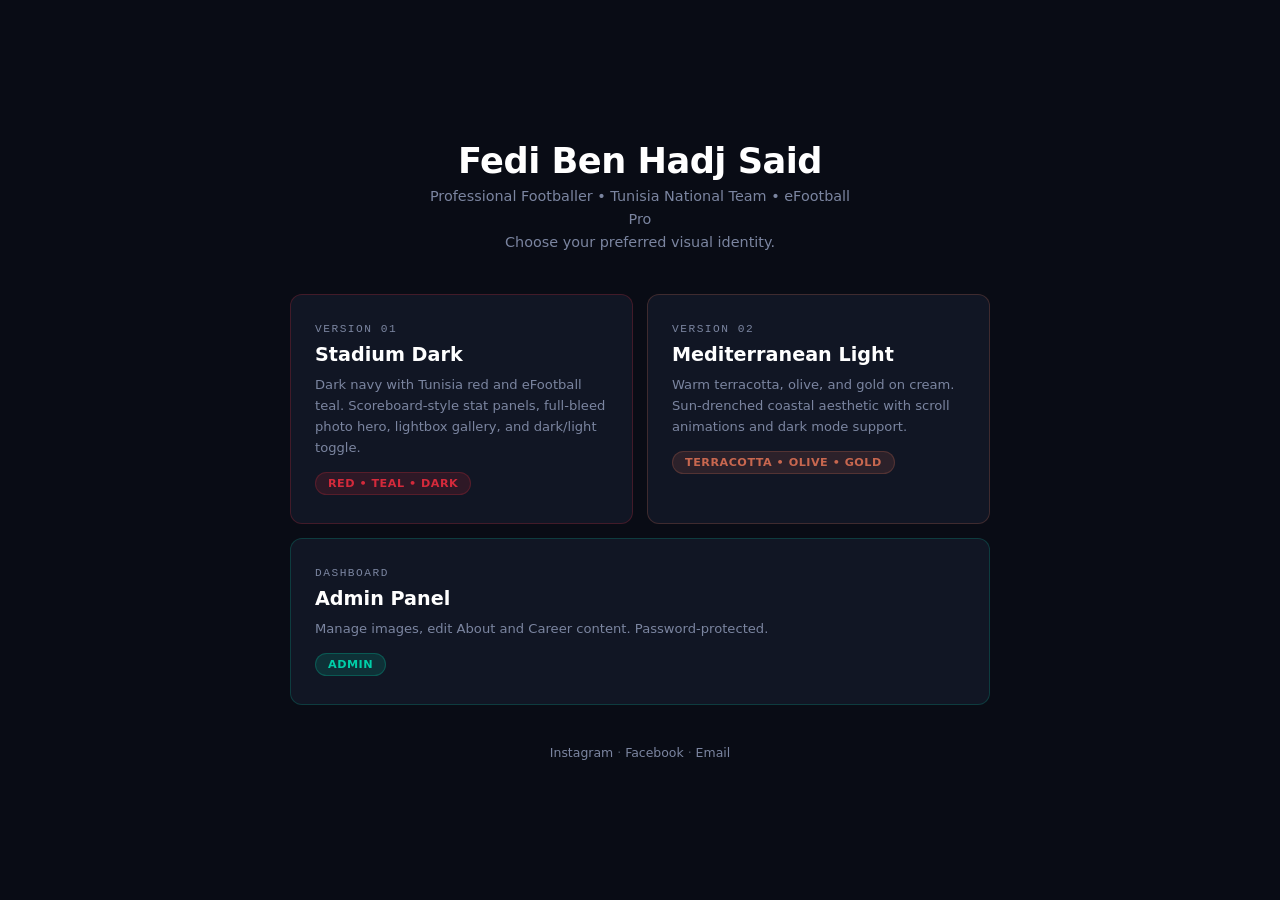
<file: index.html>
<!DOCTYPE html>
<html lang="en">
<head>
  <meta charset="UTF-8">
  <meta name="viewport" content="width=device-width, initial-scale=1.0">
  <title>Fedi Ben Hadj Said — Portfolio</title>
  <style>
    *, *::before, *::after { margin: 0; padding: 0; box-sizing: border-box; }
    body {
      font-family: -apple-system, BlinkMacSystemFont, 'Segoe UI', system-ui, sans-serif;
      background: #090C15;
      color: #F5F0E8;
      min-height: 100vh;
      display: flex;
      flex-direction: column;
      align-items: center;
      justify-content: center;
      padding: 40px 24px;
    }
    h1 {
      font-size: clamp(1.5rem, 4vw, 2.2rem);
      font-weight: 800;
      letter-spacing: -0.5px;
      margin-bottom: 4px;
      color: #fff;
    }
    .subtitle {
      color: #7B85A0;
      font-size: 0.9rem;
      margin-bottom: 40px;
      text-align: center;
      max-width: 440px;
      line-height: 1.6;
    }
    .grid {
      display: grid;
      grid-template-columns: repeat(auto-fill, minmax(300px, 1fr));
      gap: 14px;
      max-width: 700px;
      width: 100%;
    }
    .card {
      background: #111624;
      border: 1px solid #1E2540;
      border-radius: 12px;
      padding: 28px 24px;
      text-decoration: none;
      color: inherit;
      transition: all 0.25s ease;
      position: relative;
      overflow: hidden;
    }
    .card:hover {
      transform: translateY(-3px);
      box-shadow: 0 12px 32px rgba(0, 0, 0, 0.3);
    }
    .card:focus-visible {
      outline: 2px solid #00CFA8;
      outline-offset: 3px;
      border-radius: 14px;
    }
    .card-number {
      font-family: 'Courier New', monospace;
      font-size: 0.7rem;
      color: #7B85A0;
      text-transform: uppercase;
      letter-spacing: 1.5px;
      margin-bottom: 8px;
    }
    .card-title {
      font-size: 1.2rem;
      font-weight: 700;
      margin-bottom: 8px;
      color: #fff;
    }
    .card-desc {
      font-size: 0.82rem;
      color: #7B85A0;
      line-height: 1.6;
    }
    .card-tag {
      display: inline-block;
      margin-top: 14px;
      font-size: 0.7rem;
      font-weight: 600;
      padding: 4px 12px;
      border-radius: 20px;
      text-transform: uppercase;
      letter-spacing: 0.5px;
    }
    .card-v1 {
      border-color: rgba(212, 42, 59, 0.25);
    }
    .card-v1:hover {
      border-color: #D42A3B;
      box-shadow: 0 12px 32px rgba(212, 42, 59, 0.08);
    }
    .tag-v1 { background: rgba(212, 42, 59, 0.15); color: #D42A3B; border: 1px solid rgba(212, 42, 59, 0.25); }

    .card-v2 {
      border-color: rgba(200, 103, 79, 0.25);
    }
    .card-v2:hover {
      border-color: #C8674F;
      box-shadow: 0 12px 32px rgba(200, 103, 79, 0.08);
    }
    .tag-v2 { background: rgba(200, 103, 79, 0.15); color: #C8674F; border: 1px solid rgba(200, 103, 79, 0.25); }

    .card-admin {
      border-color: rgba(0, 207, 168, 0.2);
      grid-column: 1 / -1;
    }
    .card-admin:hover {
      border-color: #00CFA8;
      box-shadow: 0 12px 32px rgba(0, 207, 168, 0.08);
    }
    .tag-admin { background: rgba(0, 207, 168, 0.15); color: #00CFA8; border: 1px solid rgba(0, 207, 168, 0.25); }

    .footer-text {
      margin-top: 40px;
      font-size: 0.78rem;
      color: #4A5568;
      text-align: center;
    }
    .footer-text a {
      color: #7B85A0;
      text-decoration: none;
      transition: color 0.2s ease;
    }
    .footer-text a:hover {
      color: #00CFA8;
    }
    @media (max-width: 640px) {
      .grid { grid-template-columns: 1fr; }
      body { padding: 24px 16px; }
      .card-admin { grid-column: 1; }
    }
    @media (prefers-reduced-motion: reduce) {
      .card { transition: none; }
    }
  </style>
</head>
<body>
  <h1>Fedi Ben Hadj Said</h1>
  <p class="subtitle">Professional Footballer &bull; Tunisia National Team &bull; eFootball Pro<br>Choose your preferred visual identity.</p>

  <div class="grid">
    <a href="v1/" class="card card-v1">
      <div class="card-number">Version 01</div>
      <div class="card-title">Stadium Dark</div>
      <div class="card-desc">Dark navy with Tunisia red and eFootball teal. Scoreboard-style stat panels, full-bleed photo hero, lightbox gallery, and dark/light toggle.</div>
      <span class="card-tag tag-v1">Red &bull; Teal &bull; Dark</span>
    </a>

    <a href="v2/" class="card card-v2">
      <div class="card-number">Version 02</div>
      <div class="card-title">Mediterranean Light</div>
      <div class="card-desc">Warm terracotta, olive, and gold on cream. Sun-drenched coastal aesthetic with scroll animations and dark mode support.</div>
      <span class="card-tag tag-v2">Terracotta &bull; Olive &bull; Gold</span>
    </a>

    <a href="admin/" class="card card-admin">
      <div class="card-number">Dashboard</div>
      <div class="card-title">Admin Panel</div>
      <div class="card-desc">Manage images, edit About and Career content. Password-protected.</div>
      <span class="card-tag tag-admin">Admin</span>
    </a>
  </div>

  <div class="footer-text">
    <a href="https://www.instagram.com/_fediii__01/" target="_blank" rel="noopener">Instagram</a> &middot;
    <a href="https://www.facebook.com/profile.php?id=61553474067764" target="_blank" rel="noopener">Facebook</a> &middot;
    <a href="mailto:benhadjsaidfedi@gmail.com">Email</a>
  </div>
</body>
</html>
</file>
